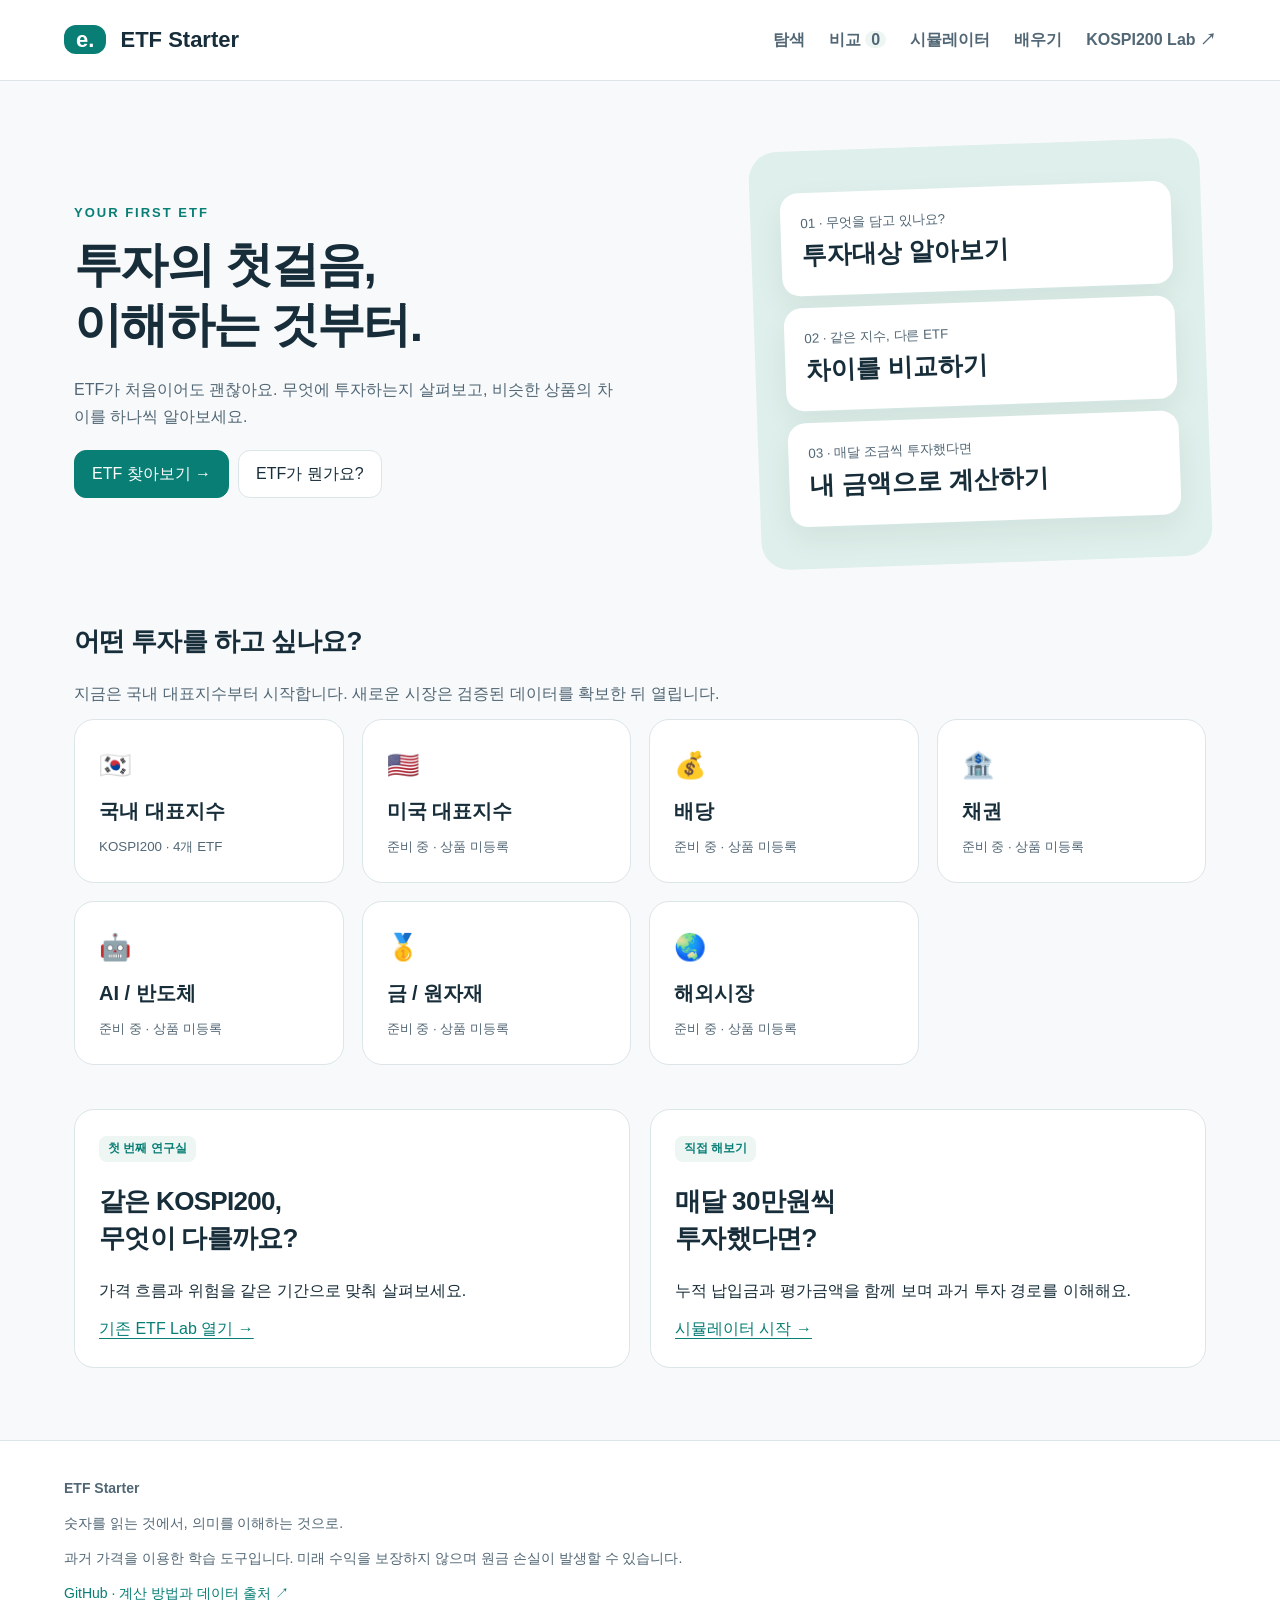
<file: docs/index.html>
<!doctype html>
<html lang="ko"><head><meta charset="utf-8"><meta name="viewport" content="width=device-width,initial-scale=1"><title>ETF Starter · 이해하고 비교하는 첫 투자</title><meta name="description" content="ETF를 처음 만나는 사람을 위한 탐색, 비교, 학습과 적립식 투자 시뮬레이션. KOSPI200 ETF Lab에서 시작합니다."><link rel="icon" href="favicon.svg"><link rel="stylesheet" href="starter.css?v=1"><script defer src="data.js"></script><script defer src="starter-core.js?v=1"></script><script defer src="starter.js?v=1"></script></head>
<body><a class="skip" href="#content">본문으로 이동</a><header><a class="brand" href="#/" aria-label="ETF Starter 홈"><span class="logo">e.</span> ETF Starter</a><nav aria-label="주요 메뉴"><a href="#/explore">탐색</a><a href="#/compare">비교 <span id="selected-count">0</span></a><a href="#/simulator">시뮬레이터</a><a href="#/learn">배우기</a><a href="#/kospi200">KOSPI200 Lab ↗</a></nav></header><main id="content" tabindex="-1"><p role="status">저장된 가격을 불러오고 있습니다…</p></main><p id="announce" class="toast" role="status" aria-live="polite"></p><footer><b>ETF Starter</b><p>숫자를 읽는 것에서, 의미를 이해하는 것으로.</p><p>과거 가격을 이용한 학습 도구입니다. 미래 수익을 보장하지 않으며 원금 손실이 발생할 수 있습니다.</p><a href="https://github.com/wjyi0615/KOSPI200-ETF-LAB">GitHub · 계산 방법과 데이터 출처 ↗</a></footer><noscript><p>JavaScript를 켜면 비교와 시뮬레이션을 이용할 수 있습니다.</p></noscript></body></html>
</file>
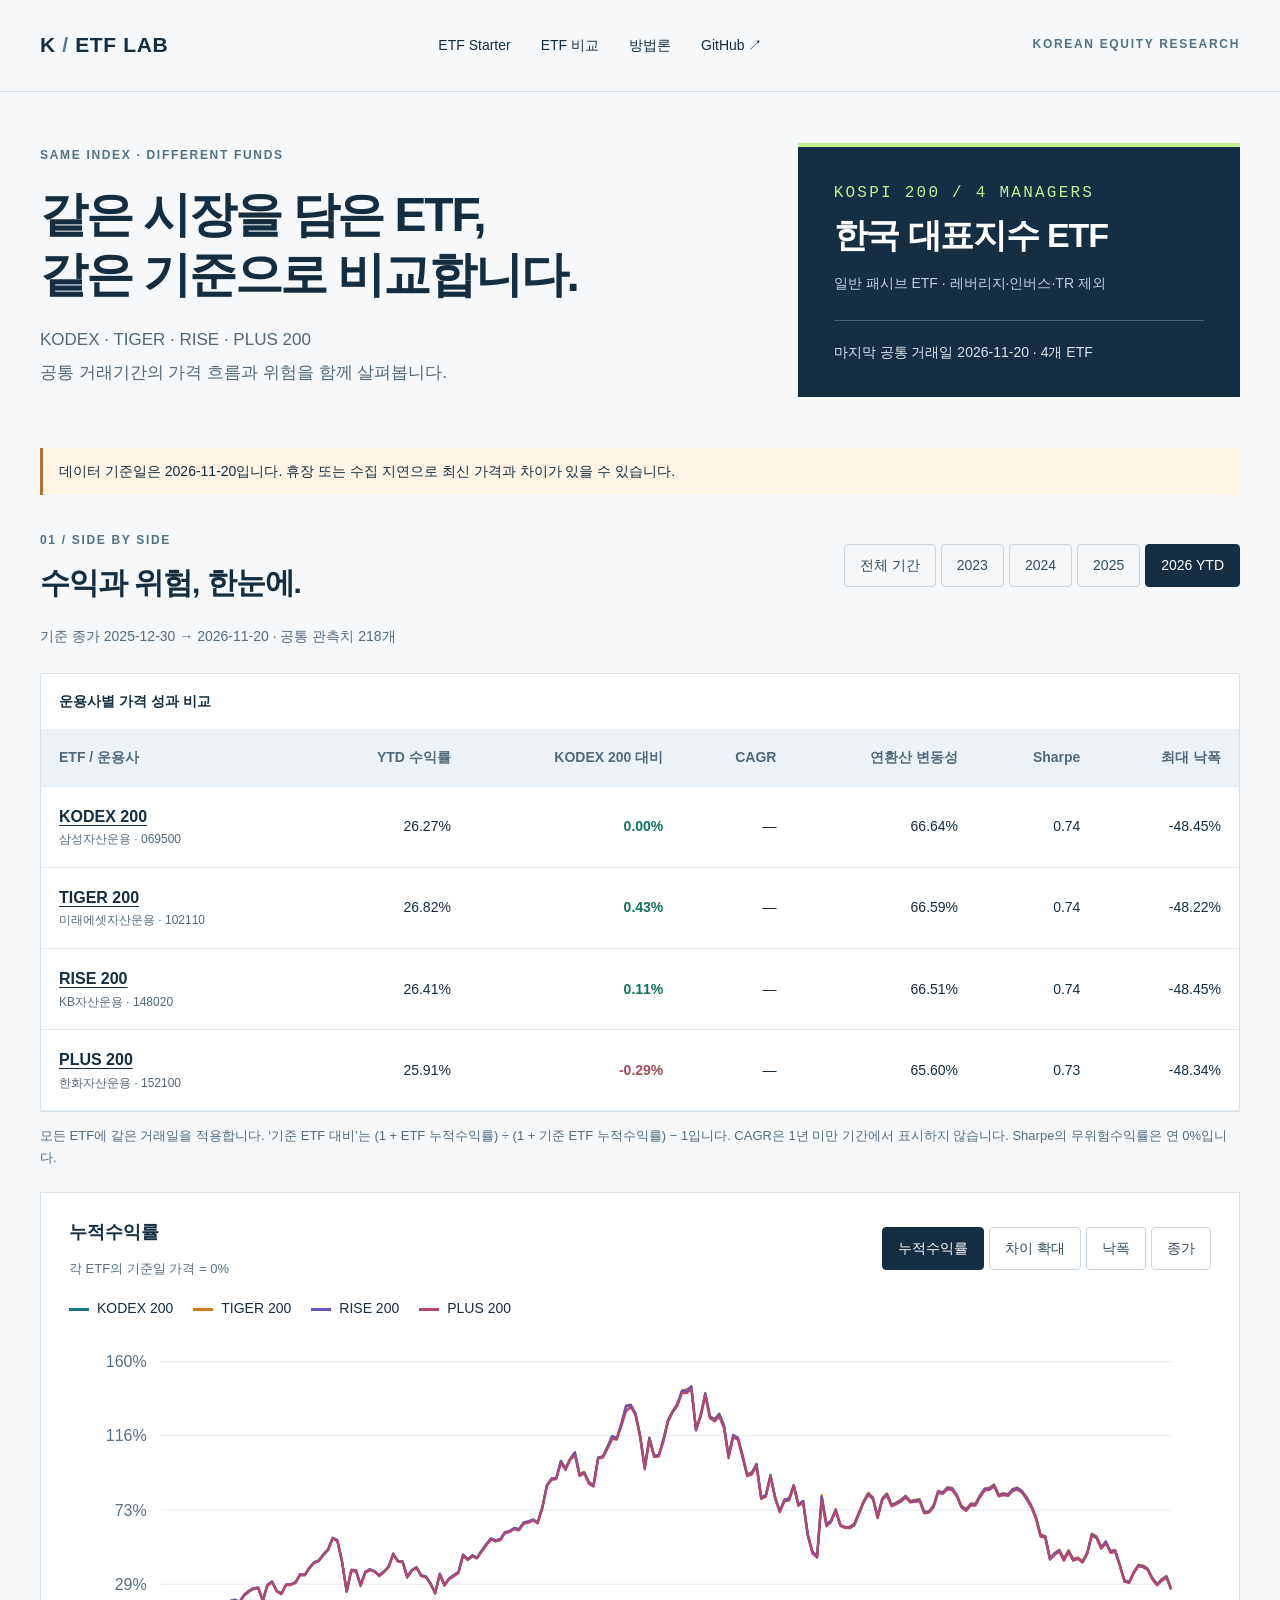
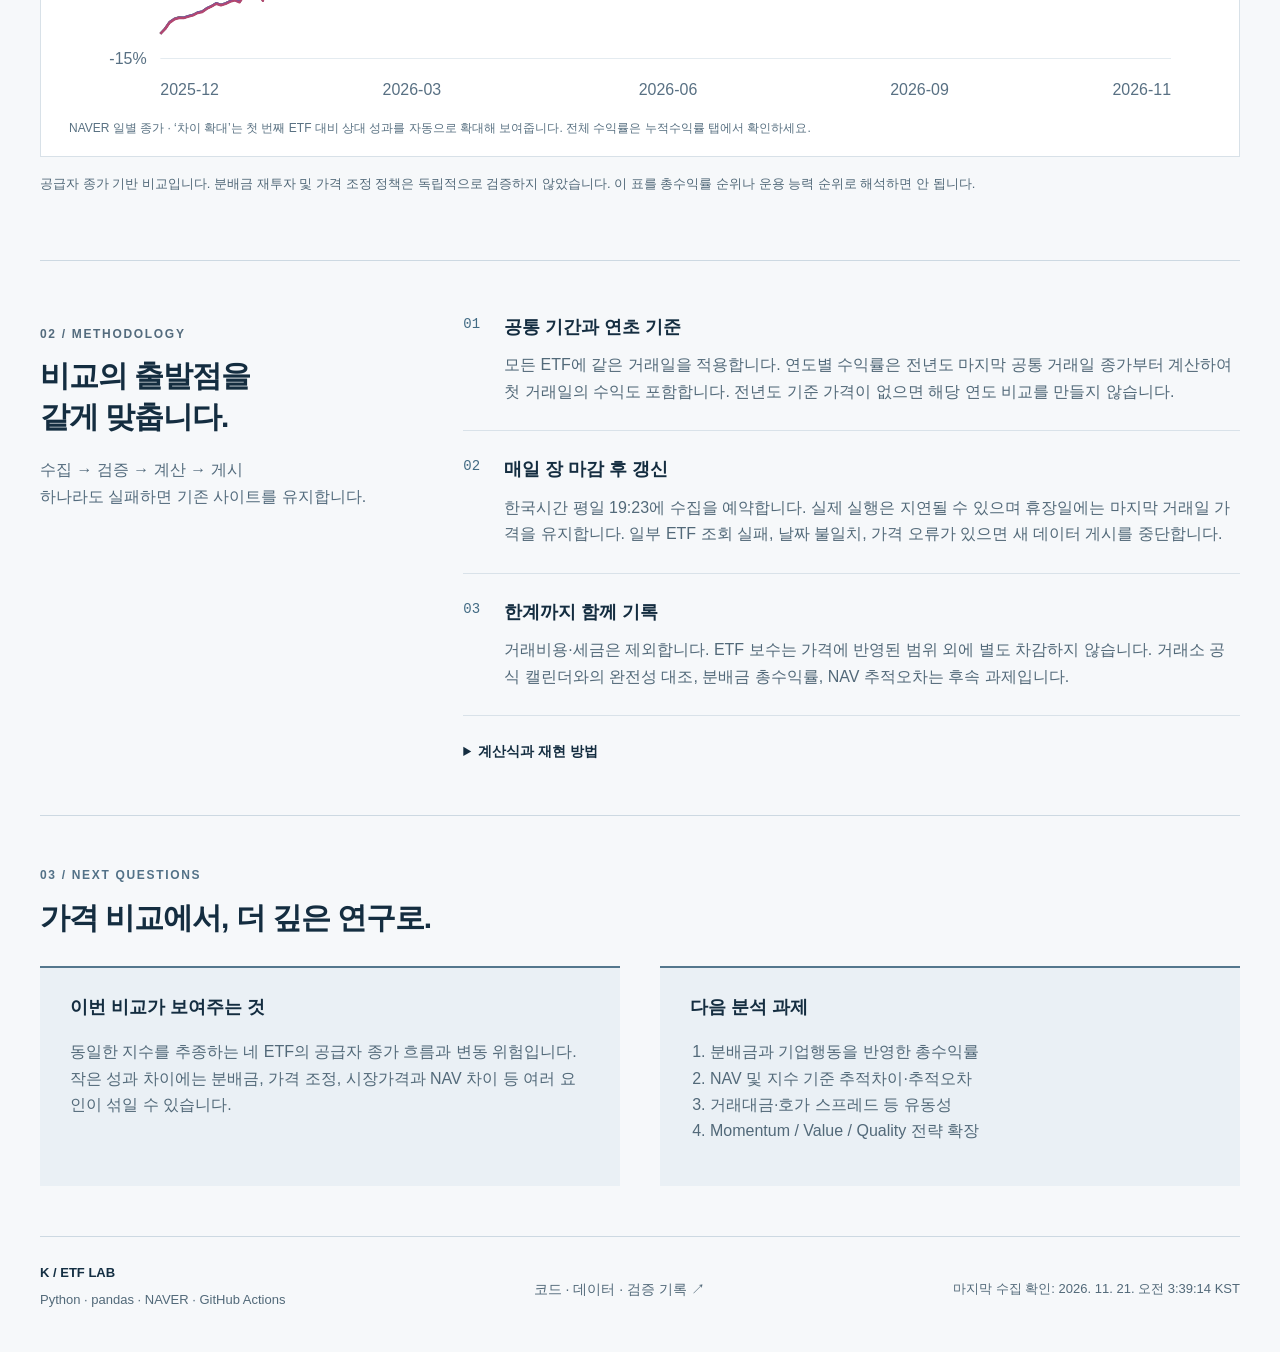
<file: docs/kospi200.html>
<!doctype html><html lang="ko"><head><meta charset="utf-8"><meta name="viewport" content="width=device-width,initial-scale=1"><title>KOSPI200 ETF LAB | 운용사별 ETF 비교</title><meta name="description" content="KODEX, TIGER, RISE, PLUS 200의 동일 기간 가격 성과 비교. 2026 YTD, 변동성, Sharpe, 최대 낙폭과 데이터 한계."><link rel="icon" href="favicon.svg"><link rel="stylesheet" href="style.css"><script defer src="data.js"></script><script defer src="app.js"></script></head><body>
<header><a class="brand" href="#">K<span> / </span>ETF LAB</a><nav aria-label="페이지 이동"><a href="index.html#/">ETF Starter</a><a href="#analysis">ETF 비교</a><a href="#method">방법론</a><a href="https://github.com/wjyi0615/KOSPI200-ETF-LAB">GitHub ↗</a></nav><span class="edition">KOREAN EQUITY RESEARCH</span></header>
<main><section class="intro"><div><p class="eyebrow">SAME INDEX · DIFFERENT FUNDS</p><h1>같은 시장을 담은 ETF,<br>같은 기준으로 비교합니다.</h1><p class="lead">KODEX · TIGER · RISE · PLUS 200<br>공통 거래기간의 가격 흐름과 위험을 함께 살펴봅니다.</p></div><aside><span class="ticker">KOSPI 200 / 4 MANAGERS</span><h2>한국 대표지수 ETF</h2><p>일반 패시브 ETF · 레버리지·인버스·TR 제외</p><div class="note" id="data-date">저장된 데이터를 불러오는 중입니다.</div></aside></section>
<div class="status" id="status" role="status">데이터를 확인하고 있습니다.</div><noscript><p>차트와 비교표를 보려면 JavaScript를 켜주세요. 계산 방법과 코드는 GitHub에서 확인할 수 있습니다.</p></noscript>
<section id="analysis"><div class="section-head"><div><p class="eyebrow">01 / SIDE BY SIDE</p><h2>수익과 위험, 한눈에.</h2></div><div id="periods" class="periods" role="group" aria-label="분석 기간"></div></div><p id="range" class="muted" aria-live="polite"></p><div class="table-wrap"><table><caption>운용사별 가격 성과 비교</caption><thead><tr><th scope="col">ETF / 운용사</th><th scope="col" id="return-label">기간 수익률</th><th scope="col" id="relative-label">기준 ETF 대비</th><th scope="col">CAGR</th><th scope="col">연환산 변동성</th><th scope="col">Sharpe</th><th scope="col">최대 낙폭</th></tr></thead><tbody id="comparison"></tbody></table></div><p class="metric-note">모든 ETF에 같은 거래일을 적용합니다. ‘기준 ETF 대비’는 (1 + ETF 누적수익률) ÷ (1 + 기준 ETF 누적수익률) − 1입니다. CAGR은 1년 미만 기간에서 표시하지 않습니다. Sharpe의 무위험수익률은 연 0%입니다.</p>
<div class="chart-panel"><div class="chart-top"><div><h3 id="chart-title">누적수익률</h3><p id="chart-note">각 ETF의 기준일 가격 = 0%</p></div><div class="chart-controls" role="group" aria-label="차트 종류"><button data-chart="cumulative" aria-pressed="true">누적수익률</button><button data-chart="relative" aria-pressed="false">차이 확대</button><button data-chart="drawdown" aria-pressed="false">낙폭</button><button data-chart="price" aria-pressed="false">종가</button></div></div><div id="legend"></div><svg id="chart" viewBox="0 0 1000 330" role="img" aria-labelledby="chart-title chart-desc"><desc id="chart-desc">ETF 가격 성과 비교</desc></svg><p class="chart-caption">NAVER 일별 종가 · ‘차이 확대’는 첫 번째 ETF 대비 상대 성과를 자동으로 확대해 보여줍니다. 전체 수익률은 누적수익률 탭에서 확인하세요.</p></div>
<p class="disclosure">공급자 종가 기반 비교입니다. 분배금 재투자 및 가격 조정 정책은 독립적으로 검증하지 않았습니다. 이 표를 총수익률 순위나 운용 능력 순위로 해석하면 안 됩니다.</p></section>
<section class="method" id="method"><div><p class="eyebrow">02 / METHODOLOGY</p><h2>비교의 출발점을<br>같게 맞춥니다.</h2><p>수집 → 검증 → 계산 → 게시<br>하나라도 실패하면 기존 사이트를 유지합니다.</p></div><div class="method-content"><article><span>01</span><div><h3>공통 기간과 연초 기준</h3><p>모든 ETF에 같은 거래일을 적용합니다. 연도별 수익률은 전년도 마지막 공통 거래일 종가부터 계산하여 첫 거래일의 수익도 포함합니다. 전년도 기준 가격이 없으면 해당 연도 비교를 만들지 않습니다.</p></div></article><article><span>02</span><div><h3>매일 장 마감 후 갱신</h3><p>한국시간 평일 19:23에 수집을 예약합니다. 실제 실행은 지연될 수 있으며 휴장일에는 마지막 거래일 가격을 유지합니다. 일부 ETF 조회 실패, 날짜 불일치, 가격 오류가 있으면 새 데이터 게시를 중단합니다.</p></div></article><article><span>03</span><div><h3>한계까지 함께 기록</h3><p>거래비용·세금은 제외합니다. ETF 보수는 가격에 반영된 범위 외에 별도 차감하지 않습니다. 거래소 공식 캘린더와의 완전성 대조, 분배금 총수익률, NAV 추적오차는 후속 과제입니다.</p></div></article><details><summary>계산식과 재현 방법</summary><div class="formulas"><p>일별수익률 = Pₜ / Pₜ₋₁ − 1</p><p>기간수익률 = P끝 / P기준일 − 1</p><p>CAGR = (P끝 / P기준일)^(365.25 / 경과일수) − 1</p><p>연환산 변동성 = 일별수익률 표본 표준편차 × √252</p><p>Sharpe = 일별수익률 평균 / 표본 표준편차 × √252</p><p>최대 낙폭 = min(Pₜ / 해당 기간 누적 최고가격 − 1)</p><p>코드·종목 설정·공개 데이터 스냅샷은 GitHub에 보관합니다. 원본 조회 응답과 체크섬은 자동 실행의 산출물로 14일 보관합니다.</p></div></details></div></section>
<section id="limitations"><p class="eyebrow">03 / NEXT QUESTIONS</p><h2>가격 비교에서, 더 깊은 연구로.</h2><div class="boundary-grid"><article><h3>이번 비교가 보여주는 것</h3><p>동일한 지수를 추종하는 네 ETF의 공급자 종가 흐름과 변동 위험입니다. 작은 성과 차이에는 분배금, 가격 조정, 시장가격과 NAV 차이 등 여러 요인이 섞일 수 있습니다.</p></article><article><h3>다음 분석 과제</h3><ol><li>분배금과 기업행동을 반영한 총수익률</li><li>NAV 및 지수 기준 추적차이·추적오차</li><li>거래대금·호가 스프레드 등 유동성</li><li>Momentum / Value / Quality 전략 확장</li></ol></article></div></section>
<footer><div><b>K / ETF LAB</b><p>Python · pandas · NAVER · GitHub Actions</p></div><a href="https://github.com/wjyi0615/KOSPI200-ETF-LAB">코드 · 데이터 · 검증 기록 ↗</a><p id="checked-at"></p></footer></main></body></html>
</file>
<file: docs/starter.css>
:root{--ink:#172d39;--muted:#526775;--line:#dce5e8;--brand:#087e75;--wash:#edf6f3;--paper:#f7f9fa;--orange:#af570d}*{box-sizing:border-box}body{margin:0;background:var(--paper);color:var(--ink);font:16px/1.65 -apple-system,BlinkMacSystemFont,'Segoe UI',sans-serif}a{color:var(--brand);text-underline-offset:4px}button,input,select{font:inherit}button,.button{border:1px solid var(--line);border-radius:12px;padding:10px 17px;background:white;color:var(--ink);cursor:pointer;text-decoration:none;display:inline-block}button:hover,.button:hover{border-color:var(--brand);background:var(--wash)}button:disabled{opacity:.5;cursor:not-allowed}.primary,button[aria-pressed=true]{background:var(--brand);color:white;border-color:var(--brand)}:focus-visible{outline:3px solid #ce790f;outline-offset:4px}header{background:#fff;border-bottom:1px solid var(--line);padding:22px max(5vw,20px);display:flex;align-items:center;justify-content:space-between;gap:24px}.brand{font-size:22px;font-weight:800;text-decoration:none;color:var(--ink);white-space:nowrap}.logo{background:var(--brand);color:#fff;padding:2px 12px;border-radius:12px;margin-right:8px}nav{display:flex;gap:24px;flex-wrap:wrap}nav a{color:var(--muted);text-decoration:none;font-weight:600}nav a[aria-current=page]{color:var(--brand);text-decoration:underline}main{max-width:1180px;margin:auto;padding:48px 24px 72px;min-height:65vh}h1{font-size:clamp(30px,4vw,48px);letter-spacing:-1.7px;line-height:1.25;margin:12px 0 22px}h2{font-size:26px;letter-spacing:-.7px;line-height:1.4}h3{font-size:20px;margin:8px 0}p{margin:12px 0}.muted,small{color:var(--muted)}.eyebrow{color:var(--brand);font-size:13px;font-weight:800;letter-spacing:2px}.hero{display:grid;grid-template-columns:1.4fr 1fr;gap:50px;align-items:center;margin:16px 0 60px}.hero p{max-width:540px}.hero-art{border-radius:28px;padding:30px;background:#dfefeb;transform:rotate(-2deg)}.hero-art>div{background:white;border-radius:18px;padding:20px;margin:12px 0;box-shadow:0 12px 30px #173c3510}.hero-art small{display:block}.hero-art strong{font-size:25px}.grid{display:grid;grid-template-columns:repeat(3,minmax(0,1fr));gap:18px}.categories{grid-template-columns:repeat(4,minmax(0,1fr))}.card,.panel{border:1px solid var(--line);border-radius:20px;background:#fff;padding:24px}.card p{font-size:15px}.category{display:block;text-decoration:none;color:var(--ink);transition:transform .15s}.category:hover{transform:translateY(-3px)}.category span{font-size:26px}.category small{display:block}.badge{display:inline-block;padding:3px 9px;background:var(--wash);color:var(--brand);font-size:12px;border-radius:8px;font-weight:700}.price{font-size:28px;font-weight:750;margin:18px 0 0}.actions,.controls{display:flex;flex-wrap:wrap;gap:9px;align-items:center}.actions{margin:20px 0}.section{margin-top:44px}.section-top{display:flex;align-items:center;justify-content:space-between;gap:15px;margin-bottom:18px}.section-top h2{margin:0}.notice{padding:16px 20px;background:var(--wash);border-radius:12px;color:#28574f}.warning{background:#fff2df;color:#754408}.empty{border:1px dashed #afc4c8;border-radius:16px;padding:28px;text-align:center;background:#fff}.stats{display:grid;grid-template-columns:repeat(3,minmax(0,1fr));gap:14px;margin:24px 0}.stat{padding:22px;background:#fff;border:1px solid var(--line);border-radius:16px}.stat strong{display:block;font-size:25px}.positive{color:#a64036}.negative{color:#235fab}.table-wrap{overflow-x:auto;border:1px solid var(--line);border-radius:16px;background:white}table{width:100%;border-collapse:collapse;white-space:nowrap;text-align:left}th,td{padding:16px 20px;border-bottom:1px solid var(--line)}th{background:#eff5f5;font-weight:600}caption{text-align:left;font-weight:700;padding:20px}td small{display:block}.chart{display:block;width:100%;height:auto;min-height:190px}.legend{display:flex;flex-wrap:wrap;gap:18px;font-size:14px}.legend i{display:inline-block;width:10px;height:10px;border-radius:50%;margin-right:6px}details{border-top:1px solid var(--line);padding:13px 0}summary{cursor:pointer;font-weight:600}dl{margin:12px 0}dl>div{display:flex;justify-content:space-between;gap:12px;padding:7px 0;border-bottom:1px solid #edf1f3}dt{color:var(--muted)}dd{margin:0;text-align:right}label{font-weight:600;display:block}input,select{display:block;padding:11px;border:1px solid #a9bcc3;border-radius:9px;width:100%;color:var(--ink);background:#fff;margin-top:6px}.form-grid{display:grid;grid-template-columns:repeat(2,minmax(0,1fr));gap:18px}.two-col{display:grid;grid-template-columns:1fr 1fr;gap:20px}.term-link{font-size:13px;margin-left:4px}.glossary{scroll-margin-top:24px}.glossary:target{outline:3px solid var(--brand)}footer{padding:36px max(5vw,24px);border-top:1px solid var(--line);background:white;color:var(--muted);font-size:14px}.sr-only,.skip{position:absolute;width:1px;height:1px;overflow:hidden;clip:rect(0,0,0,0)}.skip:focus{position:fixed;top:0;left:0;width:auto;height:auto;clip:auto;padding:15px;background:white;z-index:10}#selected-count{background:var(--wash);border-radius:20px;padding:0 6px}.bar{display:block;height:16px;background:var(--brand);border-radius:4px}.subtle{font-size:14px}.search{max-width:420px;margin-bottom:20px}@media(max-width:800px){header{align-items:flex-start;flex-direction:column;gap:16px}nav{gap:16px;font-size:14px}.hero{grid-template-columns:1fr;gap:20px;margin-bottom:35px}.hero-art{display:none}.grid,.categories{grid-template-columns:repeat(2,minmax(0,1fr))}.two-col{grid-template-columns:1fr}.stats{grid-template-columns:repeat(2,minmax(0,1fr))}main{padding:28px 18px 48px}.section-top{align-items:flex-start;flex-direction:column}}@media(max-width:460px){.grid{grid-template-columns:1fr}.categories{grid-template-columns:1fr 1fr}.card,.panel{padding:18px}.form-grid,.stats{grid-template-columns:1fr}.category{padding:16px}.category h3{font-size:16px}h1{letter-spacing:-1px}button,.button{padding:10px 13px}.chart{min-height:140px}}

.toast{position:fixed;bottom:22px;left:50%;transform:translateX(-50%);background:#172d39;color:white;padding:12px 20px;border-radius:12px;max-width:90vw;box-shadow:0 4px 25px #0002;z-index:10}.toast:empty{display:none}
</file>
<file: docs/style.css>
:root{font-family:Inter,-apple-system,BlinkMacSystemFont,"Apple SD Gothic Neo","Noto Sans KR",sans-serif;color:#142d40;background:#f6f8fa;font-size:16px;line-height:1.65}*{box-sizing:border-box}body{margin:0}a{color:inherit;text-decoration:none}a:hover{text-decoration:underline}header{max-width:1280px;margin:auto;padding:28px 40px;display:flex;align-items:center;justify-content:space-between;border-bottom:1px solid #d5dfe7}.brand{font-size:21px;font-weight:800;letter-spacing:.03em}.brand span{color:#557c8c}nav{display:flex;gap:30px;font-size:14px}.edition,.eyebrow{font-size:12px;letter-spacing:.14em;font-weight:700;color:#527187}main{max-width:1280px;padding:0 40px;margin:auto}.intro{display:grid;grid-template-columns:1.5fr 1fr;gap:80px;padding:64px 0 58px;align-items:center}h1{font-size:clamp(36px,4.5vw,58px);line-height:1.24;letter-spacing:-.045em;margin:20px 0}h2{font-size:30px;line-height:1.35;letter-spacing:-.035em;margin:12px 0 20px}h3{font-size:18px;margin:0 0 10px}.lead{font-size:17px;color:#526776;line-height:1.9}aside{background:#142f43;color:white;padding:32px 36px;position:relative;border-top:4px solid #c5ef93}aside h2{font-size:34px;margin:6px 0}aside p{font-size:14px;color:#bed0de}.ticker{color:#c5ef93;letter-spacing:.14em;font-family:monospace}.note{border-top:1px solid #476070;padding-top:20px;margin-top:25px;font-size:14px;color:#dbe5ed}section{scroll-margin-top:30px}.section-head{display:flex;justify-content:space-between;align-items:center;gap:20px}.section-head h2{margin-bottom:8px}button{font:inherit;font-size:14px;cursor:pointer;border:1px solid #cad7e1;background:transparent;color:#324c61;padding:9px 15px;border-radius:4px}button:hover{background:#e5edf2}button[aria-pressed=true]{background:#142f43;color:white;border-color:#142f43}button:focus-visible,a:focus-visible,summary:focus-visible{outline:3px solid #4b98ce;outline-offset:4px}.periods,.chart-controls{display:flex;gap:5px}.muted{font-size:14px;color:#536b7d}.metrics{display:grid;grid-template-columns:repeat(5,1fr);margin:25px 0 28px;border-top:1px solid #cdd9e2;border-bottom:1px solid #cdd9e2}.metric{padding:23px 18px;border-right:1px solid #dbe3e9}.metric:first-child{padding-left:0}.metric:last-child{border:0}.metric-label{font-size:14px;color:#526979}.metric-value{font-size:30px;font-weight:650;letter-spacing:-.04em;margin-top:8px;font-variant-numeric:tabular-nums}.metric-value.negative{color:#ab4353}.chart-panel{background:white;border:1px solid #d8e1e8;padding:25px 28px 15px}.chart-top{display:flex;align-items:center;justify-content:space-between;gap:14px}.chart-top p{font-size:13px;color:#597182;margin:0}#chart{width:100%;display:block;margin-top:20px;overflow:visible}.chart-caption{font-size:12px;color:#597182;margin:2px 0}.disclosure{font-size:13px;color:#526979;margin:16px 0 0}.method{display:grid;grid-template-columns:1fr 2fr;gap:70px;border-top:1px solid #cdd9e2;margin-top:65px;padding:52px 0}.method>div>p{color:#536b7d}.method-content article{display:flex;gap:24px;padding:0 0 25px;margin-bottom:24px;border-bottom:1px solid #d9e2e9}.method-content article>span{color:#426b84;font-size:14px;font-family:monospace}.method-content p{margin:0;color:#526979;font-size:16px}summary{font-size:14px;cursor:pointer;font-weight:650}.formulas{padding:20px 0}.formulas p{margin:10px 0;font-size:14px}#limitations{padding:38px 0 50px;border-top:1px solid #cdd9e2}.boundary-grid{display:grid;grid-template-columns:1fr 1fr;gap:40px;margin-top:28px}.boundary-grid article{padding:25px 30px;background:#eaf0f5;border-top:2px solid #54778d}.boundary-grid p,.boundary-grid li{color:#526979;font-size:16px}.boundary-grid ol{padding-left:20px}footer{display:flex;justify-content:space-between;gap:25px;align-items:center;border-top:1px solid #cdd9e2;padding:25px 0 35px;font-size:13px;color:#526979}footer a{font-size:14px}footer b{color:#142f43}footer p{margin:6px 0}@media(max-width:850px){header{padding:22px 24px}.edition{display:none}main{padding:0 24px}.intro{gap:30px;grid-template-columns:1.2fr 1fr;padding:35px 0}.section-head{align-items:flex-start;flex-direction:column}.metrics{grid-template-columns:repeat(3,1fr)}.metric:first-child{padding-left:18px}.metric:nth-child(3){border:0}.metric-value{font-size:26px}.method{grid-template-columns:1fr;gap:25px}.chart-controls button{padding:8px}.boundary-grid{gap:20px}footer{flex-wrap:wrap}}@media(max-width:560px){header{padding:20px}.brand{font-size:17px}nav{gap:14px;font-size:12px}main{padding:0 20px}.intro{grid-template-columns:1fr;gap:18px}h1{font-size:39px}aside{padding:22px}.intro aside h2{font-size:26px}.note{margin-top:15px;padding-top:12px}.metrics{grid-template-columns:repeat(2,1fr)}.metric:nth-child(3){border-right:1px solid #dbe3e9}.metric:nth-child(even){border:0}.chart-panel{padding:18px 12px}.chart-top{align-items:flex-start;flex-direction:column}#chart{min-height:180px}.boundary-grid{grid-template-columns:1fr}.method{margin-top:42px;padding-top:35px}footer{align-items:flex-start;flex-direction:column}.metric-value{font-size:28px}}
.intro{grid-template-columns:1.6fr 1fr;padding:42px 0;gap:50px}h1{font-size:clamp(32px,4vw,48px)}.table-wrap{overflow-x:auto;margin:24px 0 8px;background:white;border:1px solid #d8e1e8}table{border-collapse:collapse;width:100%;white-space:nowrap;font-size:14px;text-align:right}th,td{padding:17px 18px;border-bottom:1px solid #e2e9ef}th{font-weight:600;color:#526979;background:#edf2f6}th:first-child,td:first-child{text-align:left}td small{display:block;font-size:12px;color:#526979}td b{font-size:16px}caption{text-align:left;padding:16px 18px;font-weight:600}#legend{display:flex;gap:20px;flex-wrap:wrap;margin:18px 0 0;font-size:14px}.swatch{display:inline-block;width:20px;height:3px;vertical-align:middle;margin-right:8px}.status{padding:12px 16px;border-left:3px solid #197681;background:#e8f1f3;font-size:14px;margin-bottom:24px}.status.warning{border-color:#b57027;background:#fff4e5}.chart-panel{margin-top:24px}.periods{flex-wrap:wrap}.method{gap:35px}.metric-note{font-size:13px;color:#536b7d}.table-wrap a{text-decoration:underline;text-underline-offset:3px}td.positive{color:#11735d;font-weight:650}td.negative{color:#a14b58;font-weight:650}@media(max-width:650px){.intro{grid-template-columns:1fr;gap:18px}h1{font-size:35px}.edition{display:none}.table-wrap{margin-right:-5px}th,td{padding:14px 12px}.section-head{align-items:flex-start}.chart-controls{flex-wrap:wrap}}
</file>
